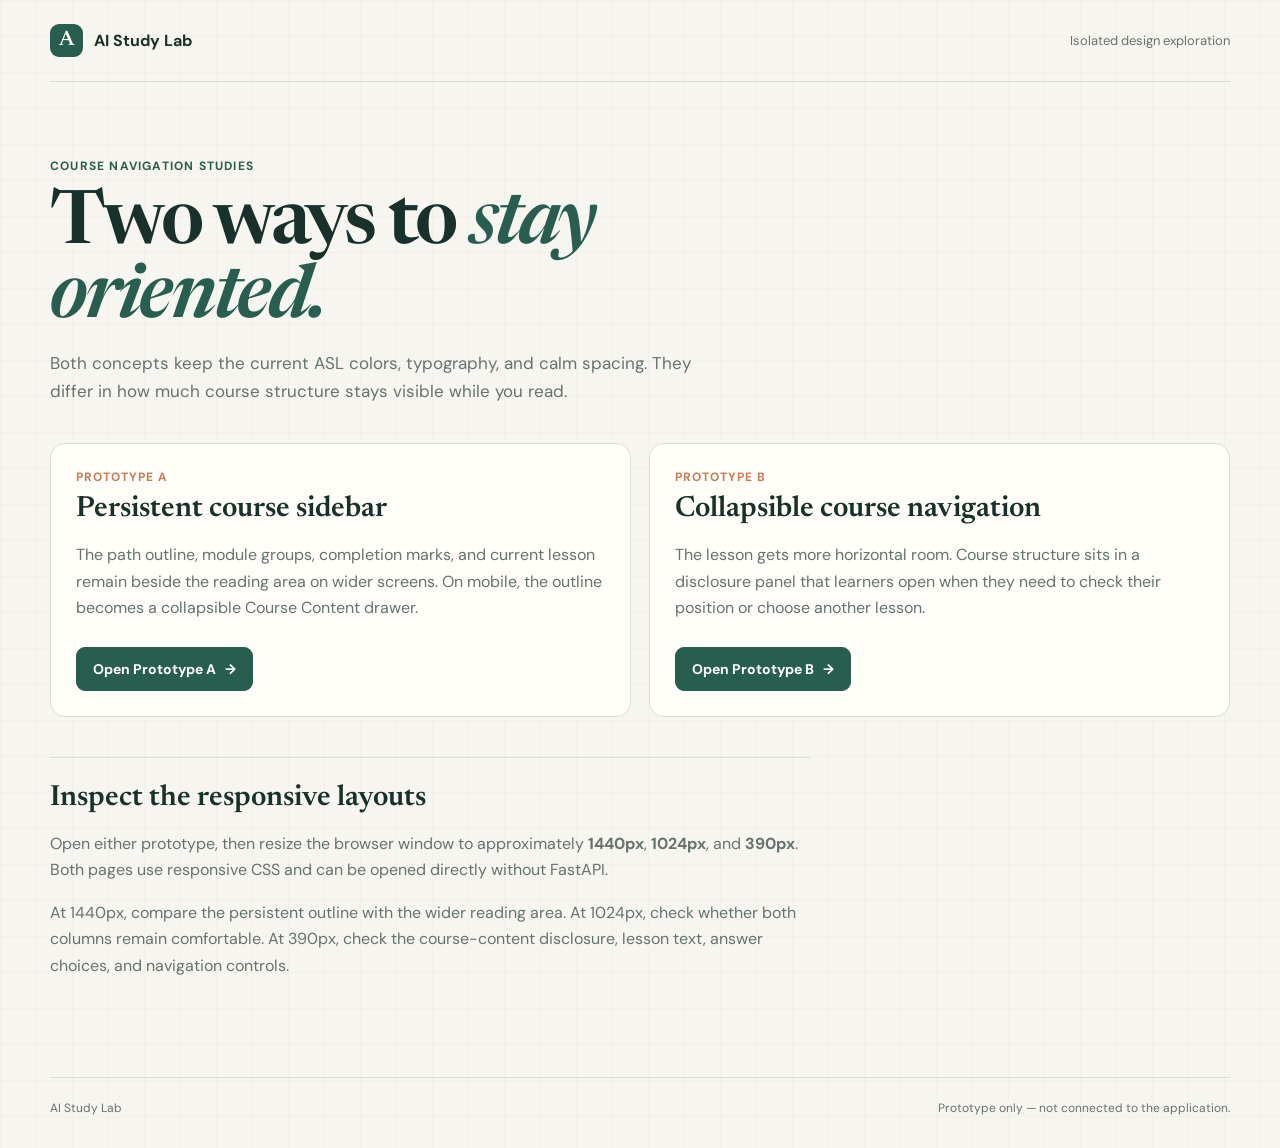
<file: design-prototypes/index.html>
<!doctype html>
<html lang="en">
  <head>
    <meta charset="utf-8">
    <meta name="viewport" content="width=device-width, initial-scale=1">
    <meta name="description" content="Compare two isolated AI Study Lab course navigation prototypes.">
    <title>AI Study Lab — Course Navigation Prototypes</title>
    <link rel="preconnect" href="https://fonts.googleapis.com">
    <link rel="preconnect" href="https://fonts.gstatic.com" crossorigin>
    <link href="https://fonts.googleapis.com/css2?family=DM+Sans:wght@400;500;600;700&amp;family=Newsreader:opsz,wght@6..72,600&amp;display=swap" rel="stylesheet">
    <link rel="stylesheet" href="prototype.css">
  </head>
  <body class="comparison-page">
    <header class="site-header">
      <a class="brand" href="index.html"><span class="brand-mark" aria-hidden="true">A</span><span>AI Study Lab</span></a>
      <span class="prototype-label">Isolated design exploration</span>
    </header>
    <main class="comparison-main">
      <p class="eyebrow">Course navigation studies</p>
      <h1>Two ways to <em>stay oriented.</em></h1>
      <p class="intro">Both concepts keep the current ASL colors, typography, and calm spacing. They differ in how much course structure stays visible while you read.</p>

      <div class="comparison-grid">
        <article class="comparison-option">
          <p class="option-number">Prototype A</p>
          <h2>Persistent course sidebar</h2>
          <p>The path outline, module groups, completion marks, and current lesson remain beside the reading area on wider screens. On mobile, the outline becomes a collapsible Course Content drawer.</p>
          <a class="button-link" href="prototype-a.html">Open Prototype A <span aria-hidden="true">→</span></a>
        </article>
        <article class="comparison-option">
          <p class="option-number">Prototype B</p>
          <h2>Collapsible course navigation</h2>
          <p>The lesson gets more horizontal room. Course structure sits in a disclosure panel that learners open when they need to check their position or choose another lesson.</p>
          <a class="button-link" href="prototype-b.html">Open Prototype B <span aria-hidden="true">→</span></a>
        </article>
      </div>

      <section class="inspection-note" aria-labelledby="inspection-title">
        <h2 id="inspection-title">Inspect the responsive layouts</h2>
        <p>Open either prototype, then resize the browser window to approximately <strong>1440px</strong>, <strong>1024px</strong>, and <strong>390px</strong>. Both pages use responsive CSS and can be opened directly without FastAPI.</p>
        <p>At 1440px, compare the persistent outline with the wider reading area. At 1024px, check whether both columns remain comfortable. At 390px, check the course-content disclosure, lesson text, answer choices, and navigation controls.</p>
      </section>
    </main>
    <footer><span>AI Study Lab</span><span>Prototype only — not connected to the application.</span></footer>
  </body>
</html>
</file>
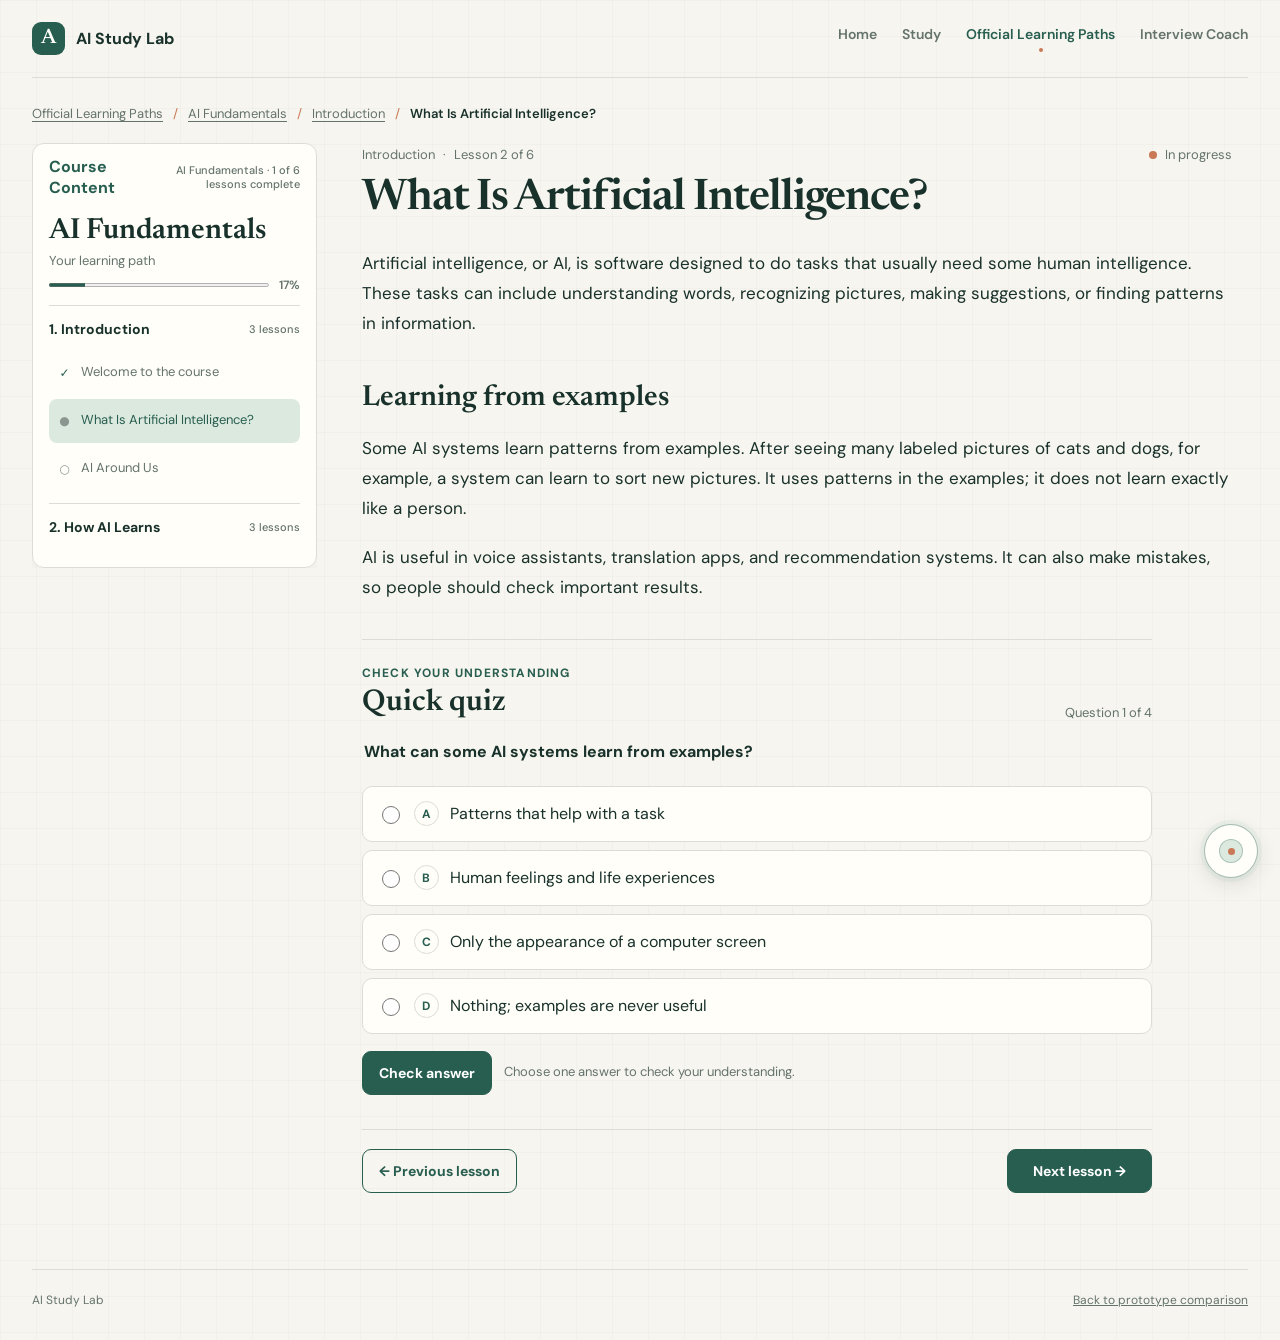
<file: design-prototypes/prototype-a.html>
<!doctype html>
<html lang="en">
  <head>
    <meta charset="utf-8">
    <meta name="viewport" content="width=device-width, initial-scale=1">
    <meta name="description" content="Prototype A: a persistent course sidebar for AI Study Lab.">
    <title>Prototype A — Persistent Course Sidebar</title>
    <link rel="preconnect" href="https://fonts.googleapis.com">
    <link rel="preconnect" href="https://fonts.gstatic.com" crossorigin>
    <link href="https://fonts.googleapis.com/css2?family=DM+Sans:wght@400;500;600;700&amp;family=Newsreader:opsz,wght@6..72,600&amp;display=swap" rel="stylesheet">
    <link rel="stylesheet" href="prototype.css">
    <link rel="stylesheet" href="prototype-a.css">
    <script src="prototype-a.js" defer></script>
  </head>
  <body class="prototype-a">
    <header class="site-header">
      <a class="brand" href="index.html"><span class="brand-mark" aria-hidden="true">A</span><span>AI Study Lab</span></a>
      <nav aria-label="Primary navigation">
        <a class="nav-link" href="index.html">Home</a>
        <a class="nav-link" href="#study">Study</a>
        <a class="nav-link active" href="#course" aria-current="page">Official Learning Paths</a>
        <a class="nav-link" href="#coach">Interview Coach</a>
      </nav>
    </header>

    <main class="course-page" id="course">
      <nav class="breadcrumbs" aria-label="Breadcrumb">
        <ol>
          <li><a href="#course">Official Learning Paths</a></li>
          <li><a href="#course">AI Fundamentals</a></li>
          <li><a href="#course">Introduction</a></li>
          <li><span id="breadcrumb-lesson" aria-current="page">What Is Artificial Intelligence?</span></li>
        </ol>
      </nav>

      <div class="course-layout sidebar-layout">
        <aside class="course-sidebar" aria-label="Course outline">
          <details class="course-disclosure" id="course-content">
            <summary>
              <span>Course Content</span>
              <span class="summary-progress">AI Fundamentals · 1 of 6 lessons complete</span>
            </summary>
            <div class="sidebar-content">
              <h1 class="sidebar-title">AI Fundamentals</h1>
              <p class="sidebar-progress-label">Your learning path</p>
              <div class="progress-row">
                <progress max="6" value="1" aria-label="Course completion: 1 of 6 lessons"></progress>
                <span>17%</span>
              </div>
              <details class="module-group" open>
                <summary><span>1. Introduction</span><span class="module-count">3 lessons</span></summary>
                <ul class="lesson-list">
                  <li><button class="lesson-link completed" type="button" data-lesson="welcome"><span class="lesson-marker" aria-hidden="true">✓</span><span>Welcome to the course</span></button></li>
                  <li><button class="lesson-link current" type="button" data-lesson="what-is-ai" aria-current="page"><span class="lesson-marker" aria-hidden="true">●</span><span>What Is Artificial Intelligence?</span></button></li>
                  <li><button class="lesson-link" type="button" data-lesson="ai-around-us"><span class="lesson-marker" aria-hidden="true">○</span><span>AI Around Us</span></button></li>
                </ul>
              </details>
              <details class="module-group">
                <summary><span>2. How AI Learns</span><span class="module-count">3 lessons</span></summary>
                <ul class="lesson-list">
                  <li><button class="lesson-link" type="button" data-lesson="learning-examples"><span class="lesson-marker" aria-hidden="true">○</span><span>Learning from Examples</span></button></li>
                  <li><button class="lesson-link" type="button" data-lesson="patterns"><span class="lesson-marker" aria-hidden="true">○</span><span>Patterns and Predictions</span></button></li>
                  <li><button class="lesson-link" type="button" data-lesson="limitations"><span class="lesson-marker" aria-hidden="true">○</span><span>What AI Can Get Wrong</span></button></li>
                </ul>
              </details>
            </div>
          </details>
        </aside>

        <article class="lesson-column" id="lesson" aria-labelledby="lesson-title">
          <div class="lesson-meta">
            <p class="lesson-context"><span id="lesson-module">Introduction</span><span aria-hidden="true">·</span><span id="lesson-position">Lesson 2 of 6</span></p>
            <p class="completion-note"><span class="completion-dot" aria-hidden="true"></span> In progress</p>
          </div>
          <h2 id="lesson-title">What Is Artificial Intelligence?</h2>
          <div class="lesson-copy" id="lesson-copy">
            <p>Artificial intelligence, or AI, is software designed to do tasks that usually need some human intelligence. These tasks can include understanding words, recognizing pictures, making suggestions, or finding patterns in information.</p>
            <h3>Learning from examples</h3>
            <p>Some AI systems learn patterns from examples. After seeing many labeled pictures of cats and dogs, for example, a system can learn to sort new pictures. It uses patterns in the examples; it does not learn exactly like a person.</p>
            <p>AI is useful in voice assistants, translation apps, and recommendation systems. It can also make mistakes, so people should check important results.</p>
          </div>

          <section class="quiz-section" aria-labelledby="quiz-title">
            <div class="quiz-heading">
              <div><p class="eyebrow">Check your understanding</p><h3 id="quiz-title">Quick quiz</h3></div>
              <span class="question-count" id="question-count">Question 1 of 4</span>
            </div>
            <fieldset class="quiz-question">
              <legend id="quiz-question">What can some AI systems learn from examples?</legend>
              <label class="answer-option"><input type="radio" name="answer-a" value="A"><span class="answer-key">A</span><span data-answer="A">Patterns that help with a task</span></label>
              <label class="answer-option"><input type="radio" name="answer-a" value="B"><span class="answer-key">B</span><span data-answer="B">Human feelings and life experiences</span></label>
              <label class="answer-option"><input type="radio" name="answer-a" value="C"><span class="answer-key">C</span><span data-answer="C">Only the appearance of a computer screen</span></label>
              <label class="answer-option"><input type="radio" name="answer-a" value="D"><span class="answer-key">D</span><span data-answer="D">Nothing; examples are never useful</span></label>
            </fieldset>
            <div class="quiz-actions">
              <button class="button-primary" id="check-answer" type="button">Check answer</button>
              <p class="quiz-hint" id="quiz-feedback" role="status" aria-live="polite">Choose one answer to check your understanding.</p>
            </div>
          </section>

          <nav class="lesson-pager" aria-label="Lesson navigation">
            <button class="button-secondary" id="previous-lesson" type="button">← Previous lesson</button>
            <button class="button-primary" id="next-lesson" type="button">Next lesson →</button>
          </nav>
        </article>
      </div>
    </main>
    <footer><span>AI Study Lab</span><a href="index.html">Back to prototype comparison</a></footer>
    <div class="mentor-widget">
      <aside class="mentor-panel" id="mentor-panel" role="region" aria-labelledby="mentor-title" hidden>
        <div class="mentor-panel-heading">
          <p class="mentor-kicker">A small hint</p>
          <button class="mentor-close" id="mentor-close" type="button" aria-label="Close AI Mentor hint">Close</button>
        </div>
        <h2 id="mentor-title">Need a hint?</h2>
        <p>Think about which pattern the example is showing. I can help you reason it through; I guide, I do not give the final answer.</p>
        <p class="mentor-prototype-note">Prototype guidance · no AI connection</p>
      </aside>
      <button class="mentor-orb" id="mentor-orb" type="button" aria-label="Open AI Mentor hint" aria-controls="mentor-panel" aria-expanded="false">
        <span class="mentor-orb-core" aria-hidden="true"><span></span></span>
      </button>
    </div>
  </body>
</html>
</file>
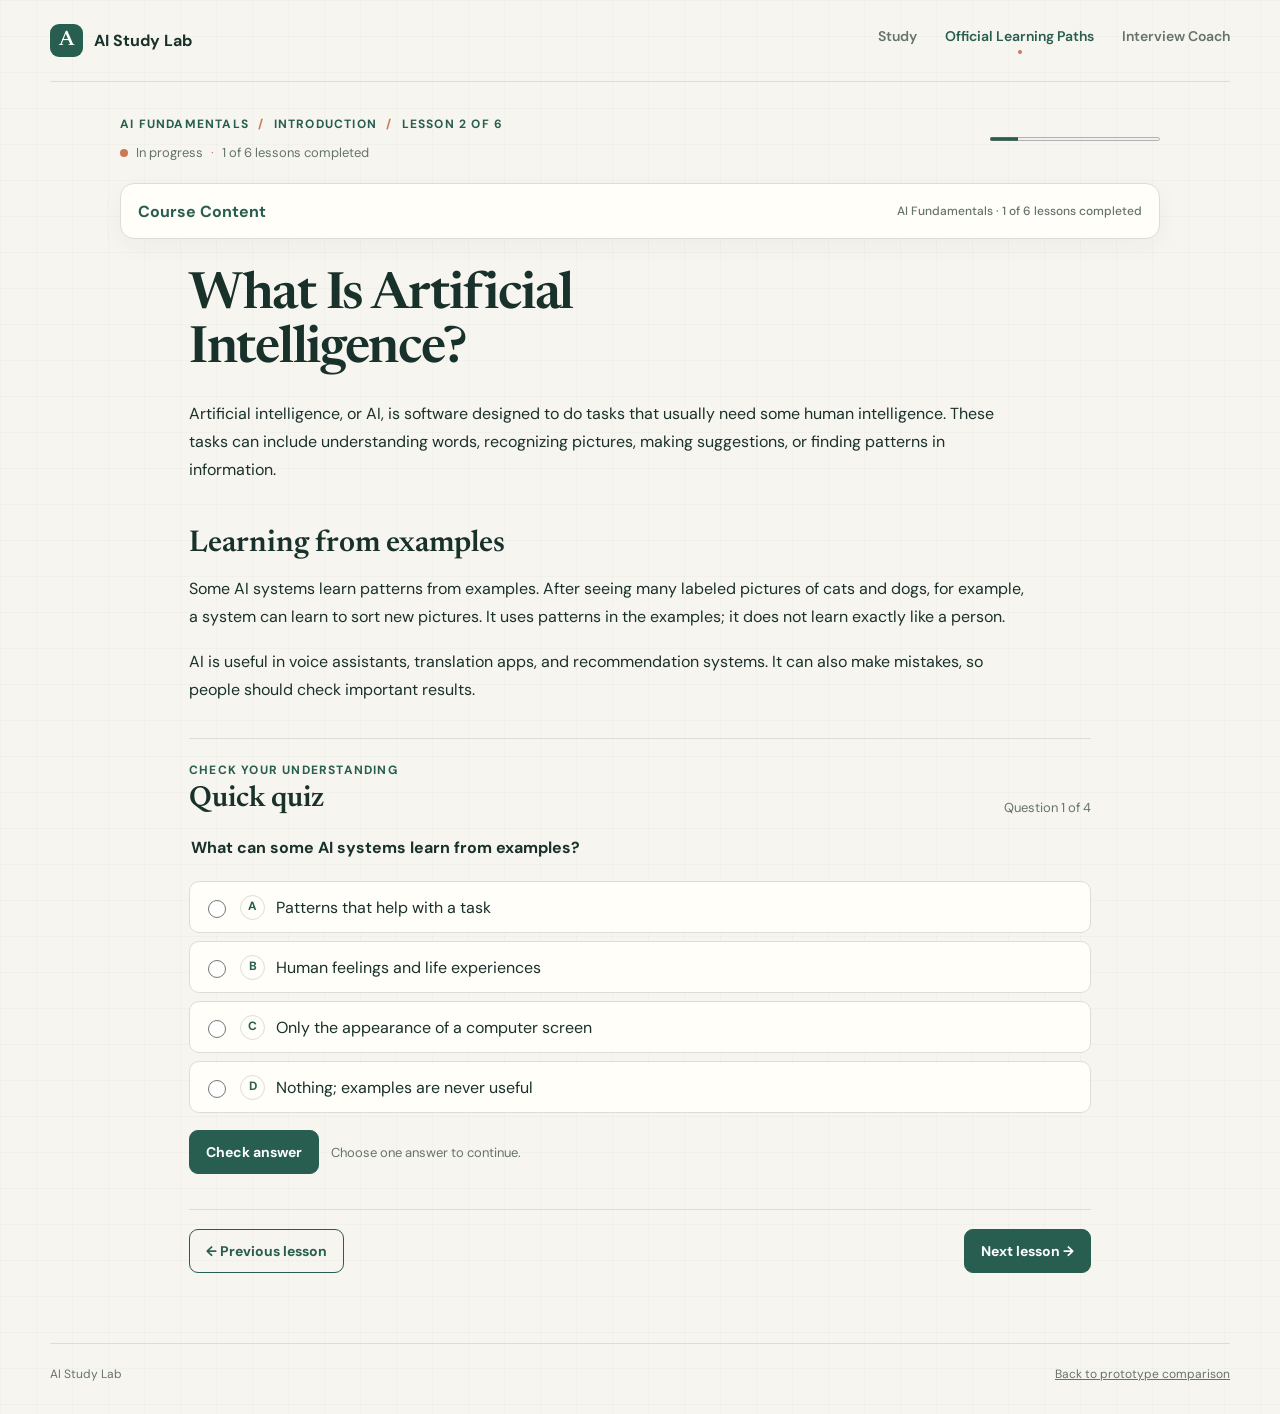
<file: design-prototypes/prototype-b.html>
<!doctype html>
<html lang="en">
  <head>
    <meta charset="utf-8">
    <meta name="viewport" content="width=device-width, initial-scale=1">
    <meta name="description" content="Prototype B: collapsible course navigation for AI Study Lab.">
    <title>Prototype B — Collapsible Course Navigation</title>
    <link rel="preconnect" href="https://fonts.googleapis.com">
    <link rel="preconnect" href="https://fonts.gstatic.com" crossorigin>
    <link href="https://fonts.googleapis.com/css2?family=DM+Sans:wght@400;500;600;700&amp;family=Newsreader:opsz,wght@6..72,600&amp;display=swap" rel="stylesheet">
    <link rel="stylesheet" href="prototype.css">
  </head>
  <body>
    <header class="site-header">
      <a class="brand" href="index.html"><span class="brand-mark" aria-hidden="true">A</span><span>AI Study Lab</span></a>
      <nav aria-label="Primary navigation">
        <a class="nav-link" href="#study">Study</a>
        <a class="nav-link active" href="#course">Official Learning Paths</a>
        <a class="nav-link" href="#coach">Interview Coach</a>
      </nav>
    </header>

    <main class="course-page wide-page">
      <div class="wide-course-heading">
        <div>
          <p class="eyebrow">AI Fundamentals <span aria-hidden="true">/</span> Introduction <span aria-hidden="true">/</span> Lesson 2 of 6</p>
          <p class="completion-note"><span class="completion-dot" aria-hidden="true"></span> In progress <span class="context-divider" aria-hidden="true">·</span> 1 of 6 lessons completed</p>
        </div>
        <progress class="compact-progress" max="6" value="1" aria-label="Course completion: 1 of 6 lessons"></progress>
      </div>

      <details class="course-disclosure collapsible-course-nav">
        <summary><span>Course Content</span><span class="disclosure-context">AI Fundamentals · 1 of 6 lessons completed</span></summary>
        <div class="course-panel-content">
          <details class="module-group" open>
            <summary><span>1. Introduction</span><span class="module-count">3 lessons</span></summary>
            <ul class="lesson-list">
              <li><a class="lesson-link completed" href="#lesson"><span class="lesson-marker" aria-hidden="true">✓</span><span>Welcome to the course</span></a></li>
              <li><a class="lesson-link current" href="#lesson" aria-current="page"><span class="lesson-marker" aria-hidden="true">●</span><span>What Is Artificial Intelligence?</span></a></li>
              <li><a class="lesson-link" href="#lesson"><span class="lesson-marker" aria-hidden="true">○</span><span>AI Around Us</span></a></li>
            </ul>
          </details>
          <details class="module-group">
            <summary><span>2. How AI Learns</span><span class="module-count">3 lessons</span></summary>
            <ul class="lesson-list">
              <li><a class="lesson-link" href="#lesson"><span class="lesson-marker" aria-hidden="true">○</span><span>Learning from Examples</span></a></li>
              <li><a class="lesson-link" href="#lesson"><span class="lesson-marker" aria-hidden="true">○</span><span>Patterns and Predictions</span></a></li>
              <li><a class="lesson-link" href="#lesson"><span class="lesson-marker" aria-hidden="true">○</span><span>What AI Can Get Wrong</span></a></li>
            </ul>
          </details>
        </div>
      </details>

      <article class="lesson-column wide-reading" id="lesson">
        <h1>What Is Artificial Intelligence?</h1>
        <div class="lesson-copy">
          <p>Artificial intelligence, or AI, is software designed to do tasks that usually need some human intelligence. These tasks can include understanding words, recognizing pictures, making suggestions, or finding patterns in information.</p>
          <h2>Learning from examples</h2>
          <p>Some AI systems learn patterns from examples. After seeing many labeled pictures of cats and dogs, for example, a system can learn to sort new pictures. It uses patterns in the examples; it does not learn exactly like a person.</p>
          <p>AI is useful in voice assistants, translation apps, and recommendation systems. It can also make mistakes, so people should check important results.</p>
        </div>

        <section class="quiz-section" aria-labelledby="quiz-title">
          <div class="quiz-heading">
            <div><p class="eyebrow">Check your understanding</p><h2 id="quiz-title">Quick quiz</h2></div>
            <span class="question-count">Question 1 of 4</span>
          </div>
          <fieldset class="quiz-question">
            <legend>What can some AI systems learn from examples?</legend>
            <label class="answer-option"><input type="radio" name="answer-b"><span class="answer-key">A</span><span>Patterns that help with a task</span></label>
            <label class="answer-option"><input type="radio" name="answer-b"><span class="answer-key">B</span><span>Human feelings and life experiences</span></label>
            <label class="answer-option"><input type="radio" name="answer-b"><span class="answer-key">C</span><span>Only the appearance of a computer screen</span></label>
            <label class="answer-option"><input type="radio" name="answer-b"><span class="answer-key">D</span><span>Nothing; examples are never useful</span></label>
          </fieldset>
          <div class="quiz-actions"><button class="button-primary" type="button">Check answer</button><span class="quiz-hint">Choose one answer to continue.</span></div>
        </section>

        <nav class="lesson-pager" aria-label="Lesson navigation">
          <a class="button-secondary" href="#lesson">← Previous lesson</a>
          <a class="button-primary" href="#lesson">Next lesson →</a>
        </nav>
      </article>
    </main>
    <footer><span>AI Study Lab</span><a href="index.html">Back to prototype comparison</a></footer>
  </body>
</html>
</file>
<file: design-prototypes/prototype.css>
:root {
  --ink: #19312b;
  --muted: #65736d;
  --paper: #f7f5ef;
  --surface: #fffef9;
  --line: #dcded6;
  --green: #285e50;
  --green-soft: #dce9df;
  --clay: #c97955;
  --shadow: 0 18px 50px rgba(37, 55, 48, 0.08);
  --page-width: 1180px;
}

* { box-sizing: border-box; }
html { scroll-behavior: smooth; }
body {
  margin: 0;
  color: var(--ink);
  background:
    linear-gradient(rgba(25, 49, 43, 0.025) 1px, transparent 1px),
    linear-gradient(90deg, rgba(25, 49, 43, 0.025) 1px, transparent 1px),
    var(--paper);
  background-size: 36px 36px;
  font-family: "DM Sans", system-ui, sans-serif;
}
button, input { font: inherit; }
a { color: var(--green); }
.site-header, main, footer { width: min(var(--page-width), calc(100% - 48px)); margin-inline: auto; }
.site-header {
  min-height: 82px;
  display: flex;
  align-items: center;
  justify-content: space-between;
  gap: 20px;
  border-bottom: 1px solid var(--line);
}
.brand { display: inline-flex; align-items: center; gap: 11px; color: var(--ink); font-weight: 700; text-decoration: none; white-space: nowrap; }
.brand-mark { width: 33px; height: 33px; display: grid; place-items: center; border-radius: 9px; color: var(--surface); background: var(--green); font: 600 21px "Newsreader", Georgia, serif; }
nav[aria-label="Primary navigation"] { display: flex; flex-wrap: wrap; gap: 12px 28px; }
.nav-link { color: var(--muted); font-size: 14px; font-weight: 600; text-decoration: none; }
.nav-link.active { color: var(--green); }
.nav-link.active::after { content: ""; display: block; width: 4px; height: 4px; margin: 5px auto 0; border-radius: 50%; background: var(--clay); }
.course-page { padding: 34px 0 70px; }
.eyebrow { margin: 0 0 12px; color: var(--green); font-size: 12px; font-weight: 700; letter-spacing: .1em; text-transform: uppercase; }
.eyebrow span[aria-hidden="true"] { margin-inline: 5px; color: var(--clay); }
.course-layout { display: grid; align-items: start; gap: 38px; }
.sidebar-layout { grid-template-columns: minmax(245px, 285px) minmax(0, 1fr); }
.course-sidebar { position: sticky; top: 18px; max-height: calc(100vh - 36px); overflow: auto; }
.course-disclosure { border: 1px solid var(--line); border-radius: 14px; background: var(--surface); }
.course-disclosure > summary { padding: 14px 17px; color: var(--green); font-weight: 700; cursor: pointer; }
.course-disclosure > summary::marker, .module-group > summary::marker { color: var(--clay); }
.sidebar-content { padding: 0 17px 17px; }
.sidebar-title { margin: 4px 0 7px; font: 600 27px/1.1 "Newsreader", Georgia, serif; }
.sidebar-progress-label { margin: 0 0 8px; color: var(--muted); font-size: 13px; }
progress { width: 100%; height: 8px; accent-color: var(--green); }
.module-group { margin-top: 17px; border-top: 1px solid var(--line); }
.module-group > summary { display: flex; justify-content: space-between; gap: 10px; padding: 13px 0 8px; font-size: 14px; font-weight: 700; cursor: pointer; }
.module-count { flex: 0 0 auto; color: var(--muted); font-size: 11px; font-weight: 500; }
.lesson-list { margin: 0; padding: 0; list-style: none; }
.lesson-list li + li { margin-top: 3px; }
.lesson-link { min-height: 40px; display: flex; align-items: flex-start; gap: 9px; padding: 9px 8px; border-radius: 8px; color: var(--muted); font-size: 13px; line-height: 1.4; text-decoration: none; overflow-wrap: anywhere; }
.lesson-link:hover, .lesson-link:focus-visible { background: var(--paper); outline: 2px solid var(--green); outline-offset: 1px; }
.lesson-link.current { color: var(--green); background: var(--green-soft); font-weight: 700; }
.lesson-link.completed .lesson-marker { color: var(--green); }
.lesson-marker { flex: 0 0 15px; color: #8b9690; font-size: 12px; text-align: center; }
.lesson-column { min-width: 0; max-width: 760px; }
.lesson-context { display: flex; flex-wrap: wrap; gap: 8px; margin: 2px 0 12px; color: var(--muted); font-size: 13px; }
.completion-note { display: flex; align-items: center; gap: 8px; margin: 0 0 15px; color: var(--muted); font-size: 13px; }
.completion-dot { width: 8px; height: 8px; border-radius: 50%; background: var(--clay); }
.lesson-column > h1, .lesson-column > h2 { margin: 0 0 22px; font: 600 clamp(36px, 4vw, 52px)/1.05 "Newsreader", Georgia, serif; letter-spacing: -.025em; }
.lesson-copy { max-width: 68ch; color: var(--ink); font-size: 16px; line-height: 1.75; overflow-wrap: anywhere; }
.lesson-copy p { margin: 0 0 1.05em; }
.lesson-copy h2, .lesson-copy h3 { margin: 1.45em 0 .45em; font: 600 30px/1.15 "Newsreader", Georgia, serif; }
.quiz-section { max-width: 760px; margin-top: 34px; padding-top: 23px; border-top: 1px solid var(--line); }
.quiz-heading { display: flex; align-items: end; justify-content: space-between; gap: 16px; margin-bottom: 20px; }
.quiz-heading .eyebrow { margin-bottom: 5px; }
.quiz-heading h2, .quiz-heading h3 { margin: 0; color: var(--ink); font: 600 29px/1.15 "Newsreader", Georgia, serif; }
.question-count { color: var(--muted); font-size: 13px; white-space: nowrap; }
.quiz-question { min-width: 0; margin: 0; padding: 0; border: 0; }
.quiz-question legend { margin-bottom: 13px; font-size: 16px; font-weight: 700; line-height: 1.5; }
.answer-option { min-height: 52px; display: flex; align-items: center; gap: 11px; margin-top: 8px; padding: 10px 13px; border: 1px solid var(--line); border-radius: 10px; background: var(--surface); cursor: pointer; line-height: 1.45; overflow-wrap: anywhere; }
.answer-option:has(input:checked) { border-color: var(--green); background: var(--green-soft); }
.answer-option input { width: 18px; height: 18px; flex: 0 0 auto; accent-color: var(--green); }
.answer-key { width: 25px; height: 25px; flex: 0 0 25px; display: grid; place-items: center; border: 1px solid var(--line); border-radius: 50%; color: var(--green); font-size: 12px; font-weight: 700; }
.quiz-actions { display: flex; flex-wrap: wrap; align-items: center; gap: 12px; margin-top: 17px; }
.quiz-hint { color: var(--muted); font-size: 13px; }
.button-primary, .button-secondary, .button-link { min-height: 44px; display: inline-flex; align-items: center; justify-content: center; gap: 9px; padding: 10px 16px; border: 1px solid var(--green); border-radius: 9px; color: white; background: var(--green); font-size: 14px; font-weight: 700; text-decoration: none; cursor: pointer; }
.button-primary:hover, .button-link:hover { background: #214c41; }
.button-secondary { color: var(--green); background: transparent; }
.button-primary:focus-visible, .button-secondary:focus-visible, .button-link:focus-visible, summary:focus-visible { outline: 3px solid var(--clay); outline-offset: 3px; }
.lesson-pager { display: flex; justify-content: space-between; gap: 12px; margin-top: 35px; padding-top: 19px; border-top: 1px solid var(--line); }
.wide-page { max-width: 1040px; }
.wide-course-heading { display: flex; align-items: center; justify-content: space-between; gap: 24px; margin-bottom: 22px; }
.wide-course-heading .completion-note { margin: 0; }
.context-divider { color: var(--clay); }
.compact-progress { width: 170px; flex: 0 0 auto; }
.collapsible-course-nav { margin-bottom: 31px; box-shadow: 0 8px 24px rgba(37, 55, 48, .04); }
.collapsible-course-nav > summary { min-height: 54px; display: flex; align-items: center; justify-content: space-between; gap: 12px; }
.disclosure-context { color: var(--muted); font-size: 12px; font-weight: 500; }
.course-panel-content { display: grid; grid-template-columns: repeat(2, minmax(0, 1fr)); gap: 0 24px; padding: 0 17px 18px; }
.course-panel-content .module-group { margin-top: 4px; }
.wide-reading { max-width: 82ch; margin-inline: auto; }
.wide-reading .lesson-copy { max-width: 76ch; }
.wide-reading > h1 { max-width: 18ch; }
.wide-reading .quiz-section { max-width: 100%; }
.comparison-main { padding: 76px 0 82px; }
.comparison-main > h1 { max-width: 760px; margin: 15px 0 12px; font: 600 clamp(44px, 6vw, 74px)/1 "Newsreader", Georgia, serif; letter-spacing: -.035em; }
.comparison-main > h1 em { color: var(--green); }
.comparison-main > .intro { max-width: 650px; margin: 0 0 38px; color: var(--muted); font-size: 17px; line-height: 1.65; }
.comparison-grid { display: grid; grid-template-columns: repeat(2, minmax(0, 1fr)); gap: 18px; }
.comparison-option { padding: 25px; border: 1px solid var(--line); border-radius: 15px; background: var(--surface); }
.option-number { margin: 0 0 8px; color: var(--clay); font-size: 12px; font-weight: 700; letter-spacing: .08em; text-transform: uppercase; }
.comparison-option h2, .inspection-note h2 { margin: 0 0 11px; font: 600 29px/1.15 "Newsreader", Georgia, serif; }
.comparison-option p:not(.option-number), .inspection-note p { color: var(--muted); line-height: 1.65; }
.comparison-option .button-link { margin-top: 9px; }
.inspection-note { max-width: 760px; margin-top: 40px; padding-top: 24px; border-top: 1px solid var(--line); }
.prototype-label { color: var(--muted); font-size: 13px; }
footer { display: flex; justify-content: space-between; gap: 15px; padding: 22px 0 32px; border-top: 1px solid var(--line); color: var(--muted); font-size: 12px; }
footer a { color: var(--muted); }

@media (max-width: 760px) {
  .site-header, main, footer { width: min(100% - 30px, var(--page-width)); }
  .site-header { align-items: flex-start; flex-direction: column; justify-content: center; gap: 11px; padding: 13px 0; }
  nav[aria-label="Primary navigation"] { gap: 9px 17px; }
  .nav-link { font-size: 13px; }
  .course-page { padding-top: 26px; }
  .course-layout, .sidebar-layout { grid-template-columns: minmax(0, 1fr); gap: 21px; }
  .course-sidebar { position: static; max-height: none; overflow: visible; }
  .course-disclosure > summary { min-height: 48px; }
  .lesson-column > h1, .lesson-column > h2 { font-size: clamp(36px, 10vw, 48px); }
  .lesson-copy { font-size: 16px; }
  .quiz-section { margin-top: 28px; }
  .quiz-heading { align-items: flex-start; flex-direction: column; gap: 8px; }
  .answer-option { min-height: 56px; align-items: flex-start; padding: 12px; }
  .answer-option input { margin-top: 3px; }
  .answer-key { margin-top: 0; }
  .lesson-pager { gap: 8px; }
  .lesson-pager a { min-width: 0; flex: 1; padding-inline: 9px; font-size: 13px; }
  .wide-course-heading { align-items: flex-start; flex-direction: column; gap: 10px; }
  .compact-progress { width: 100%; }
  .disclosure-context { max-width: 45%; text-align: right; }
  .course-panel-content { grid-template-columns: minmax(0, 1fr); }
  .wide-reading { max-width: none; }
  .wide-reading .lesson-copy { max-width: 68ch; }
  .comparison-main { padding: 53px 0 60px; }
  .comparison-main > .intro { font-size: 15px; }
  .comparison-grid { grid-template-columns: minmax(0, 1fr); }
  .comparison-option { padding: 20px; }
  footer { flex-direction: column; }
}

@media (prefers-reduced-motion: reduce) {
  *, *::before, *::after { scroll-behavior: auto !important; transition: none !important; }
}
</file>
<file: design-prototypes/prototype-a.css>
.prototype-a {
  --page-width: 1340px;
}

.prototype-a .site-header,
.prototype-a .course-page,
.prototype-a footer {
  width: min(var(--page-width), calc(100% - 64px));
}

.prototype-a .site-header {
  min-height: 78px;
  gap: 28px;
}

.prototype-a nav[aria-label="Primary navigation"] {
  gap: 10px 25px;
}

.prototype-a .course-page {
  padding: 27px 0 76px;
}

.breadcrumbs ol {
  display: flex;
  flex-wrap: wrap;
  gap: 7px 10px;
  margin: 0 0 21px;
  padding: 0;
  color: var(--muted);
  font-size: 13px;
  list-style: none;
}

.breadcrumbs li:not(:last-child)::after {
  content: "/";
  margin-left: 10px;
  color: var(--clay);
}

.breadcrumbs a {
  color: var(--muted);
  text-decoration-thickness: 1px;
  text-underline-offset: 3px;
}

.breadcrumbs [aria-current="page"] {
  color: var(--ink);
  font-weight: 600;
}

.prototype-a .sidebar-layout {
  grid-template-columns: minmax(260px, 285px) minmax(0, 1fr);
  gap: clamp(30px, 3.5vw, 48px);
}

.prototype-a .course-sidebar {
  top: 16px;
  max-height: calc(100vh - 32px);
  overflow: auto;
  scrollbar-color: var(--line) transparent;
}

.prototype-a .course-disclosure {
  border-radius: 12px;
  box-shadow: 0 8px 24px rgba(37, 55, 48, .04);
}

.prototype-a .course-disclosure > summary {
  min-height: 52px;
  display: flex;
  align-items: center;
  justify-content: space-between;
  gap: 10px;
  padding: 12px 16px;
}

.summary-progress {
  color: var(--muted);
  font-size: 11px;
  font-weight: 500;
  text-align: right;
}

.prototype-a .sidebar-content {
  padding: 0 16px 18px;
}

.prototype-a .sidebar-title {
  margin: 6px 0 4px;
  font-size: 29px;
}

.prototype-a .sidebar-progress-label {
  margin-bottom: 8px;
}

.progress-row {
  display: flex;
  align-items: center;
  gap: 10px;
  color: var(--muted);
  font-size: 12px;
  font-weight: 600;
}

.progress-row progress {
  min-width: 0;
}

.prototype-a .module-group {
  margin-top: 12px;
}

.prototype-a .module-group > summary {
  min-height: 45px;
  align-items: center;
  padding: 10px 0 8px;
  line-height: 1.4;
}

.prototype-a .module-group > summary > span:first-child {
  min-width: 0;
  overflow-wrap: anywhere;
}

.prototype-a .module-count {
  font-size: 11px;
}

.prototype-a .lesson-list li + li {
  margin-top: 4px;
}

.prototype-a .lesson-link {
  width: 100%;
  min-height: 44px;
  align-items: center;
  padding: 9px 8px;
  border: 0;
  background: transparent;
  font: inherit;
  font-size: 13px;
  line-height: 1.45;
  text-align: left;
  cursor: pointer;
}

.prototype-a .lesson-link:hover {
  background: var(--paper);
}

.prototype-a .lesson-link.current {
  background: var(--green-soft);
}

.prototype-a .lesson-link:focus-visible {
  position: relative;
  outline: 2px solid var(--green);
  outline-offset: 1px;
}

.prototype-a .lesson-marker {
  margin-top: 1px;
}

.prototype-a .lesson-column {
  width: 100%;
  max-width: 870px;
  padding: 3px 0 0;
}

.lesson-meta {
  display: flex;
  flex-wrap: wrap;
  align-items: center;
  justify-content: space-between;
  gap: 8px 18px;
  margin-bottom: 13px;
}

.prototype-a .lesson-context,
.prototype-a .completion-note {
  margin: 0;
}

.prototype-a .lesson-column > h2 {
  max-width: 23ch;
  margin: 0 0 25px;
  font-size: clamp(37px, 3.4vw, 48px);
  line-height: 1.07;
}

.prototype-a .lesson-copy {
  max-width: 74ch;
  font-size: 17px;
  line-height: 1.78;
}

.prototype-a .lesson-copy p {
  margin: 0 0 1.1em;
}

.prototype-a .lesson-copy h3 {
  margin: 1.5em 0 .55em;
  font-size: 29px;
  line-height: 1.2;
}

.prototype-a .quiz-section {
  max-width: 790px;
  margin-top: 37px;
  padding-top: 25px;
}

.prototype-a .quiz-heading {
  margin-bottom: 19px;
}

.prototype-a .quiz-heading h3 {
  font-size: 30px;
}

.prototype-a .quiz-question legend {
  margin-bottom: 14px;
  line-height: 1.5;
}

.prototype-a .answer-option {
  min-height: 56px;
  align-items: center;
  padding: 12px 14px;
  line-height: 1.5;
}

.prototype-a .quiz-actions {
  align-items: flex-start;
}

.prototype-a .quiz-hint {
  max-width: 46ch;
  margin: 11px 0 0;
  line-height: 1.5;
}

.prototype-a .lesson-pager {
  max-width: 790px;
  margin-top: 34px;
}

.prototype-a .lesson-pager button {
  min-width: 145px;
}

.prototype-a .lesson-pager button:disabled {
  border-color: var(--line);
  color: var(--muted);
  background: #efeee8;
  cursor: not-allowed;
}

.mentor-widget {
  position: fixed;
  z-index: 30;
  right: max(22px, calc((100vw - 1340px) / 2));
  bottom: 22px;
}

.mentor-orb {
  width: 54px;
  height: 54px;
  display: grid;
  place-items: center;
  padding: 0;
  border: 1px solid rgba(40, 94, 80, .42);
  border-radius: 50%;
  background: var(--surface);
  box-shadow: 0 6px 20px rgba(37, 55, 48, .13), 0 0 0 4px rgba(220, 233, 223, .42);
  cursor: pointer;
  animation: mentor-orb-glow 4.8s ease-in-out infinite;
}

.mentor-orb-core {
  width: 24px;
  height: 24px;
  display: grid;
  place-items: center;
  border: 1px solid rgba(40, 94, 80, .28);
  border-radius: 50%;
  background: var(--green-soft);
}

.mentor-orb-core span {
  width: 7px;
  height: 7px;
  border-radius: 50%;
  background: var(--clay);
}

.mentor-orb:hover,
.mentor-orb:focus-visible {
  border-color: var(--green);
  outline: 3px solid rgba(40, 94, 80, .22);
  outline-offset: 3px;
}

.mentor-panel {
  position: absolute;
  right: 0;
  bottom: calc(100% + 13px);
  width: min(290px, calc(100vw - 36px));
  max-height: min(230px, calc(100vh - 120px));
  overflow: auto;
  padding: 17px 18px 15px;
  border: 1px solid var(--line);
  border-radius: 13px;
  color: var(--ink);
  background: var(--surface);
  box-shadow: 0 12px 32px rgba(37, 55, 48, .14);
}

.mentor-panel[hidden] {
  display: none;
}

.mentor-panel-heading {
  display: flex;
  align-items: center;
  justify-content: space-between;
  gap: 12px;
}

.mentor-kicker {
  margin: 0;
  color: var(--green);
  font-size: 11px;
  font-weight: 700;
  letter-spacing: .08em;
  text-transform: uppercase;
}

.mentor-close {
  min-width: 44px;
  min-height: 44px;
  padding: 6px 8px;
  border: 0;
  border-radius: 7px;
  color: var(--muted);
  background: transparent;
  font-size: 12px;
  cursor: pointer;
}

.mentor-close:hover,
.mentor-close:focus-visible {
  color: var(--green);
  outline: 2px solid var(--green);
  outline-offset: 1px;
}

.mentor-panel h2 {
  margin: 4px 0 7px;
  font: 600 23px/1.2 "Newsreader", Georgia, serif;
}

.mentor-panel > p:not(.mentor-prototype-note) {
  margin: 0;
  color: var(--muted);
  font-size: 13px;
  line-height: 1.55;
}

.mentor-prototype-note {
  margin: 10px 0 0;
  padding-top: 8px;
  border-top: 1px solid var(--line);
  color: var(--muted);
  font-size: 11px;
}

@keyframes mentor-orb-glow {
  0%, 100% { box-shadow: 0 6px 20px rgba(37, 55, 48, .13), 0 0 0 4px rgba(220, 233, 223, .3); }
  50% { box-shadow: 0 6px 20px rgba(37, 55, 48, .15), 0 0 0 6px rgba(220, 233, 223, .48); }
}

@media (max-width: 1100px) {
  .prototype-a .site-header,
  .prototype-a .course-page,
  .prototype-a footer {
    width: min(var(--page-width), calc(100% - 48px));
  }

  .prototype-a .sidebar-layout {
    grid-template-columns: minmax(0, 1fr);
    gap: 25px;
  }

  .prototype-a .course-sidebar {
    position: static;
    max-height: none;
    overflow: visible;
  }

  .prototype-a .lesson-column {
    max-width: 820px;
  }

  .prototype-a .lesson-copy {
    max-width: 72ch;
  }
}

@media (max-width: 760px) {
  .prototype-a .site-header,
  .prototype-a .course-page,
  .prototype-a footer {
    width: min(100% - 30px, var(--page-width));
  }

  .prototype-a .site-header {
    align-items: flex-start;
    flex-direction: column;
    gap: 12px;
    padding: 12px 0 14px;
  }

  .prototype-a nav[aria-label="Primary navigation"] {
    width: 100%;
    gap: 9px 16px;
  }

  .prototype-a .nav-link {
    font-size: 13px;
  }

  .prototype-a .course-page {
    padding-top: 23px;
  }

  .breadcrumbs ol {
    gap: 6px 7px;
    margin-bottom: 17px;
    font-size: 12px;
  }

  .breadcrumbs li:not(:last-child)::after {
    margin-left: 7px;
  }

  .prototype-a .course-disclosure > summary {
    min-height: 54px;
    align-items: flex-start;
    flex-direction: column;
    justify-content: center;
    gap: 2px;
  }

  .summary-progress {
    text-align: left;
  }

  .prototype-a .lesson-column > h2 {
    margin-bottom: 21px;
    font-size: clamp(36px, 10vw, 46px);
  }

  .prototype-a .lesson-copy {
    font-size: 16px;
    line-height: 1.72;
  }

  .prototype-a .lesson-copy h3 {
    font-size: 26px;
  }

  .prototype-a .quiz-section {
    margin-top: 29px;
    padding-top: 21px;
  }

  .prototype-a .quiz-heading {
    align-items: flex-start;
    flex-direction: column;
    gap: 7px;
  }

  .prototype-a .answer-option {
    min-height: 58px;
    align-items: flex-start;
    gap: 9px;
    padding: 12px 10px;
  }

  .prototype-a .answer-option input {
    margin-top: 3px;
  }

  .prototype-a .lesson-pager {
    gap: 9px;
  }

  .prototype-a .lesson-pager button {
    min-width: 0;
    min-height: 48px;
    flex: 1;
    padding: 9px 10px;
    font-size: 13px;
  }
}

@media (max-width: 360px) {
  .prototype-a .site-header,
  .prototype-a .course-page,
  .prototype-a footer {
    width: calc(100% - 24px);
  }

  .prototype-a nav[aria-label="Primary navigation"] {
    column-gap: 11px;
  }

  .prototype-a .lesson-pager {
    flex-direction: column;
  }

  .prototype-a .lesson-pager button {
    width: 100%;
  }
}

@media (prefers-reduced-motion: reduce) {
  .prototype-a *,
  .prototype-a *::before,
  .prototype-a *::after {
    scroll-behavior: auto !important;
    transition: none !important;
  }

  .mentor-orb {
    animation: none;
  }
}
</file>
